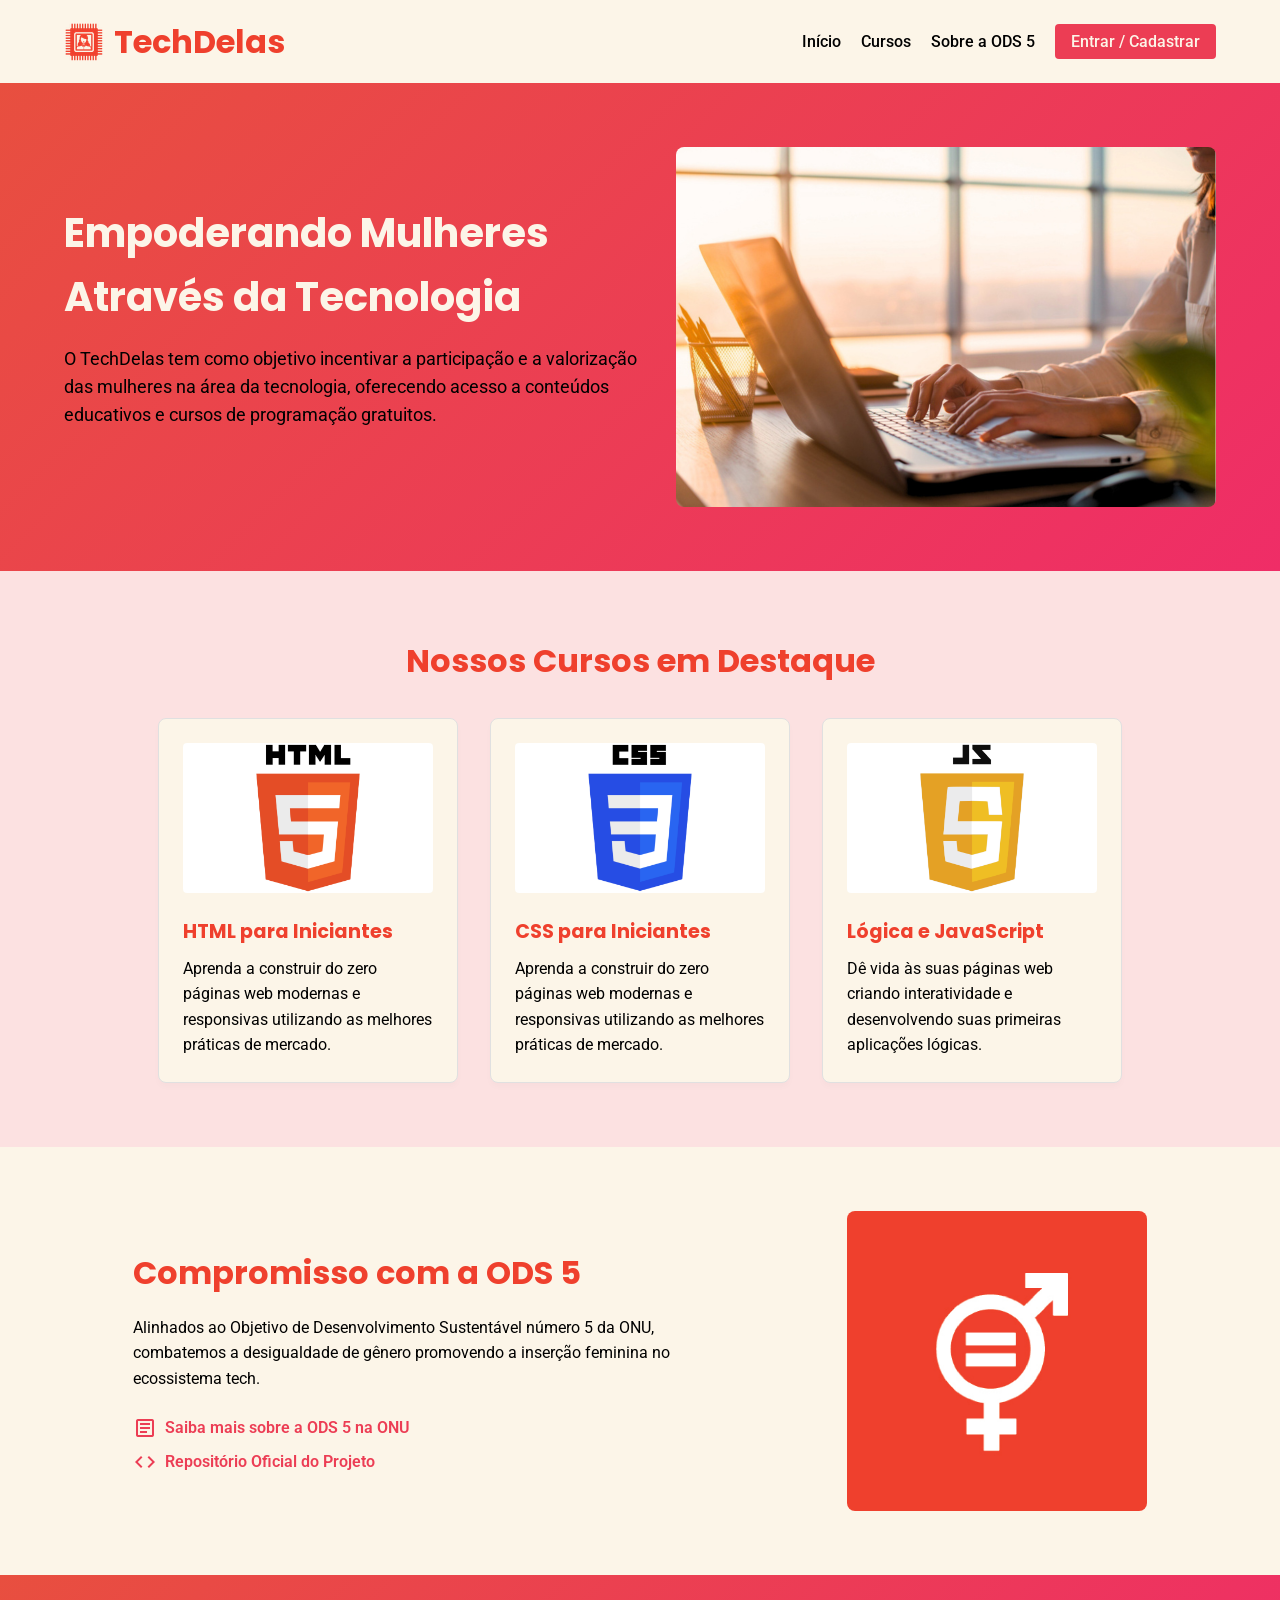
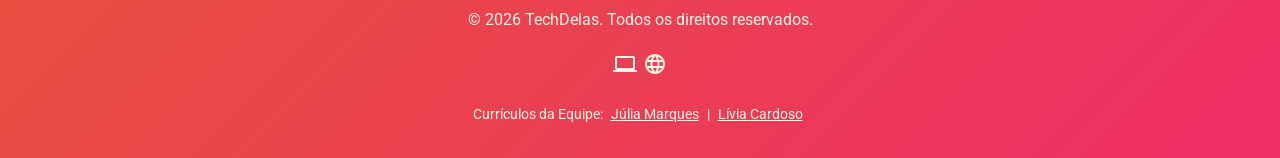
<file: index.html>
<!DOCTYPE html>
<html lang="pt-BR">
<head>
    <meta charset="UTF-8">
    <meta name="viewport" content="width=device-width, initial-scale=1.0">
    <title>TechDelas - Mulheres na Tecnologia</title>
    <!-- Importação de fonte externa (Google Fonts: Poppins e Roboto) -->
    <link rel="preconnect" href="https://fonts.googleapis.com">
    <link rel="preconnect" href="https://fonts.gstatic.com" crossorigin>
    <link href="https://fonts.googleapis.com/css2?family=Poppins:wght@400;600;700&family=Roboto:wght@400;500&display=swap" rel="stylesheet">
    <link rel="stylesheet" href="css/style.css">
    <link href="https://fonts.googleapis.com/icon?family=Material+Icons+Outlined" rel="stylesheet">
</head>
<body>

    <!-- Cabeçalho -->
    <header>
        <div class="logo-container">
            <!-- Imagem 1: Logotipo -->
            <img src="imagens/icon.png" alt="Logotipo TechDelas" class="logo-img">
            <h1>TechDelas</h1>
        </div>
        <!-- Menu de navegação (Link 1, 2, 3) -->
        <nav>
            <ul>
                <li><a href="#inicio">Início</a></li>
                <li><a href="#cursos">Cursos</a></li>
                <li><a href="#sobre">Sobre a ODS 5</a></li>
                <li><a href="login.html" class="btn-login">Entrar / Cadastrar</a></li>
            </ul>
        </nav>
    </header>

    <!-- Conteúdo Principal -->
    <main>
        <!-- Seção de Início / Banner -->
        <section id="inicio" class="hero">
            <div class="hero-content">
                <!-- Caixa de texto 1 -->
                <h2>Empoderando Mulheres Através da Tecnologia</h2>
                <!-- Caixa de texto 2 -->
                <p>O TechDelas tem como objetivo incentivar a participação e a valorização das mulheres na área da tecnologia, oferecendo acesso a conteúdos educativos e cursos de programação gratuitos.</p>
            </div>
            <!-- Imagem 2: Banner Principal -->
            <img src="imagens/banner.png" alt="Mulheres programando juntas" class="banner-img">
        </section>

        <!-- Seção de Cursos -->
        <section id="cursos" class="courses">
            <h2>Nossos Cursos em Destaque</h2>
            <div class="course-grid">
                <article class="course-card">
                    <!-- Imagem 3 -->
                    <img src="imagens/curso-html.png" alt="Curso de HTML" class="course-img">
                    <!-- Caixa de texto 3 -->
                    <h3>HTML para Iniciantes</h3>
                    <p>Aprenda a construir do zero páginas web modernas e responsivas utilizando as melhores práticas de mercado.</p>
                </article>

                 <article class="course-card">
                    <!-- Imagem 3 -->
                    <img src="imagens/curso-css.png" alt="Curso de CSS" class="course-img">
                    <!-- Caixa de texto 3 -->
                    <h3>CSS para Iniciantes</h3>
                    <p>Aprenda a construir do zero páginas web modernas e responsivas utilizando as melhores práticas de mercado.</p>
                </article>

                <article class="course-card">
                    <!-- Imagem 4 -->
                    <img src="imagens/curso-js.png" alt="Curso de JavaScript" class="course-img">
                    <!-- Caixa de texto 4 -->
                    <h3>Lógica e JavaScript</h3>
                    <p>Dê vida às suas páginas web criando interatividade e desenvolvendo suas primeiras aplicações lógicas.</p>
                </article>
            </div>
        </section>

        <!-- Seção Sobre / ODS 5 -->
        <section id="sobre" class="ods-section">
            <div class="ods-info">
                <h2>Compromisso com a ODS 5</h2>
                <p>Alinhados ao Objetivo de Desenvolvimento Sustentável número 5 da ONU, combatemos a desigualdade de gênero promovendo a inserção feminina no ecossistema tech.</p>
                <!-- Links adicionais (Links 2 e 3) -->
               <div class="links-uteis">
                <a href="https://brasil.un.org/pt-br/sdgs/5" target="_blank">
                    <span class="material-icons-outlined">article</span>  &nbsp;&nbsp;Saiba mais sobre a ODS 5 na ONU
                </a>
                <a href="https://github.com/liviacs07/Projeto1-TechDelas" target="_blank">
                    <span class="material-icons-outlined">code</span>  &nbsp;&nbsp;Repositório Oficial do Projeto
                </a>
            </div>
            </div>
            <!-- Imagem 5: Ilustração de apoio -->
            <img src="imagens/ods5-igualdade.jpg" alt="Ícone representativo da ODS 5" class="ods-img">
        </section>
    </main>

    <!-- Rodapé -->
    <footer>
        <div class="footer-content">
            <p>&copy; 2026 TechDelas. Todos os direitos reservados.</p>
            <div class="icones-sociais">
            <!-- Ícones do Google Icons/Symbols -->
            <span class="material-icons-outlined">computer</span>
            <span class="material-icons-outlined">language</span>
        </div>
            <!-- Links para o currículo de cada integrante da equipe (Obrigatório por critério da prof) -->
            <div class="curriculos-integrantes">
                <span>Currículos da Equipe:</span>
                <a href="cvj/cvj.html" target="_blank">Júlia Marques</a> |
                <a href="cvl/cvl.html" target="_blank">Lívia Cardoso</a>
            </div>
        </div>
    </footer>

</body>
</html>
</file>
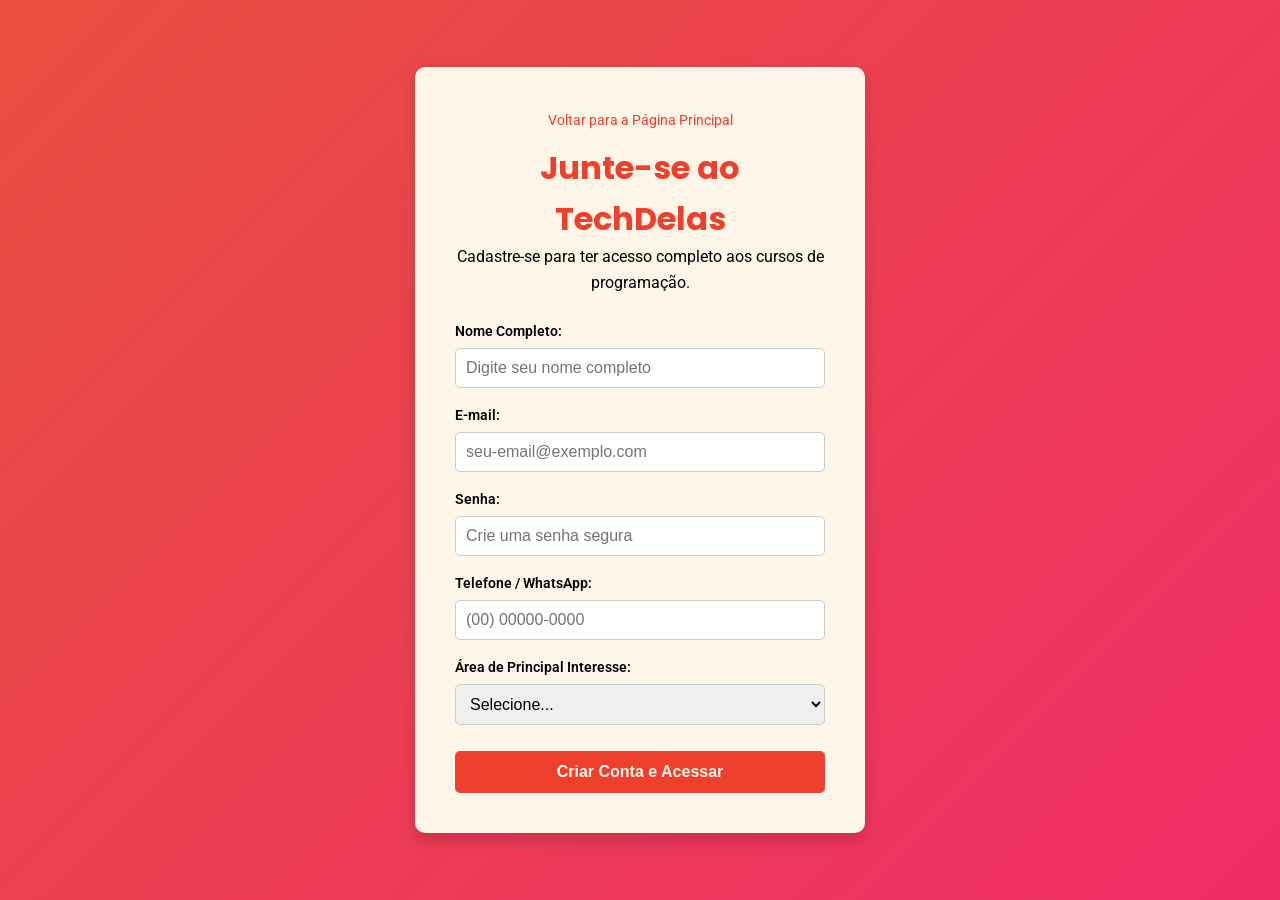
<file: login.html>
<!DOCTYPE html>
<html lang="pt-BR">
<head>
    <meta charset="UTF-8">
    <meta name="viewport" content="width=device-width, initial-scale=1.0">
    <title>TechDelas - Login e Cadastro</title>
    <link href="https://fonts.googleapis.com/css2?family=Poppins:wght@400;600&family=Roboto:wght@400&display=swap" rel="stylesheet">
    <link rel="stylesheet" href="css/style.css">
</head>
<body class="login-body">

    <div class="login-container">
        <div class="login-header">
            <a href="index.html" class="voltar-home">Voltar para a Página Principal</a>
            <h1>Junte-se ao TechDelas</h1>
            <p>Cadastre-se para ter acesso completo aos cursos de programação.</p>
        </div>

        <!-- Formulário contendo mais de 5 campos + e-mail + senha -->
        <form action="index.html" method="GET" class="login-form">
            
            <!-- Campo 1 -->
            <div class="form-group">
                <label for="nome">Nome Completo:</label>
                <input type="text" id="nome" name="nome" placeholder="Digite seu nome completo" required>
            </div>

            <!-- Campo 2: E-mail (Exigência do enunciado) -->
            <div class="form-group">
                <label for="email">E-mail:</label>
                <input type="email" id="email" name="email" placeholder="seu-email@exemplo.com" required>
            </div>

            <!-- Campo 3: Senha (Exigência do enunciado) -->
            <div class="form-group">
                <label for="senha">Senha:</label>
                <input type="password" id="senha" name="senha" placeholder="Crie uma senha segura" required>
            </div>

            <!-- Campo 4 -->
            <div class="form-group">
                <label for="telefone">Telefone / WhatsApp:</label>
                <input type="tel" id="telefone" name="telefone" placeholder="(00) 00000-0000">
            </div>

            <!-- Campo 5 -->
            <div class="form-group">
                <label for="interesse">Área de Principal Interesse:</label>
                <select id="interesse" name="interesse" required>
                    <option value="">Selecione...</option>
                    <option value="html">Front-End (HTML/CSS)</option>
                    <option value="js">Lógica e JavaScript</option>
                    <option value="geral">Carreira em Tecnologia</option>
                </select>
            </div>

            <!-- Botão de envio direcionando para a página principal -->
            <button type="submit" class="btn-enviar">Criar Conta e Acessar</button>
        </form>
    </div>

</body>
</html>
</file>
<file: css/style.css>
/* Configuração Geral e Variáveis de Cores (4 cores ou mais utilizadas) */
:root {
    --cor-principal: #ef402d; 
    --cor-secundaria: #EC3D54; 
    --cor-fundo: #fce1e1;      
    --cor-texto: #000000;     
    --cor-branco: #fcf5e8;
}

* {
    margin: 0;
    padding: 0;
    box-sizing: border-box;
}

body {
    font-family: 'Roboto', sans-serif; /* Fonte padrão do corpo */
    background-color: var(--cor-fundo);
    color: var(--cor-texto);
    line-height: 1.6;
}

h1, h2, h3 {
    font-family: 'Poppins', sans-serif; /* Segunda fonte externa aplicada */
    color: var(--cor-principal);
}

/* Cabeçalho */
header {
    background-color: var(--cor-branco);
    display: flex;
    justify-content: space-between;
    align-items: center;
    padding: 1rem 5%;
    box-shadow: 0 2px 5px rgba(0,0,0,0.05);
}

.logo-container {
    display: flex;
    align-items: center;
    gap: 10px;
}

.logo-img {
    width: 40px;
    height: 40px;
}

nav ul {
    list-style: none;
    display: flex;
    align-items: center;
    gap: 20px;
}

nav a {
    text-decoration: none;
    color: var(--cor-texto);
    font-weight: 500;
    transition: color 0.3s;
}

nav a:hover {
    color: var(--cor-secundaria);
}

.btn-login {
    background-color: var(--cor-secundaria);
    color: var(--cor-branco) !important;
    padding: 8px 16px;
    border-radius: 4px;
}

/* Seção Hero */
.hero {
    display: flex;
    align-items: center;
    justify-content: space-between;
    padding: 4rem 5%;
    background: linear-gradient(135deg, #e84f3f 0%, #EF2D67 100%);
}

.hero-content {
    max-width: 50%;
}

.hero-content h2 {
    font-size: 2.5rem;
    margin-bottom: 1rem;
    color: #fcf5e8;
}

.hero-content p {
    margin-bottom: 1.5rem;
    font-size: 1.1rem;
}

.cta-link {
    display: inline-block;
    background-color: var(--cor-principal);
    color: var(--cor-branco);
    padding: 10px 20px;
    border-radius: 5px;
    text-decoration: none;
    font-weight: 600;
}

.hero-img, .ods-img {
    max-width: 300px;
    width: 100%;
    border-radius: 8px;
}

.banner-img {
    width: 540px;
    height: 360px;
    border-radius: 8px
}


/* Seção de Cursos */
.courses {
    padding: 4rem 5%;
    text-align: center;
}

.courses h2 {
    margin-bottom: 2rem;
    font-size: 2rem;
}

.course-grid {
    display: flex;
    justify-content: center;
    gap: 2rem;
    flex-wrap: wrap;
}

.course-card {
    background: var(--cor-branco);
    border: 1px solid #e0e0e0;
    border-radius: 8px;
    width: 300px;
    padding: 1.5rem;
    text-align: left;
    box-shadow: 0 4px 6px rgba(0,0,0,0.02);
}

.course-img {
    width: 100%;
    height: 150px;
    object-fit: cover;
    border-radius: 4px;
    margin-bottom: 1rem;
}

.course-card h3 {
    font-size: 1.2rem;
    margin-bottom: 0.5rem;
}

/* Seção ODS */
.ods-section {
    display: flex;
    align-items: center;
    justify-content: space-around;
    padding: 4rem 5%;
    background-color: var(--cor-branco);
}

.ods-info {
    max-width: 50%;
}

.ods-info h2 {
    font-size: 2rem;
    margin-bottom: 1rem;
}

.links-uteis {
    margin-top: 1.5rem;
    display: flex;
    flex-direction: column;
    gap: 8px;
}

.links-uteis a {
    display: flex;
    align-items: center;
    color: var(--cor-secundaria);
    text-decoration: none;
    font-weight: 600;
}

/* Rodapé */
footer {
    background: linear-gradient(135deg, #e84f3f 0%, #EF2D67 100%);
    color: var(--cor-branco);
    text-align: center;
    padding: 2rem 5%;
}

.footer-content {
    display: flex;
    flex-direction: column;
    gap: 1rem;
    align-items: center;
}

.icones-sociais {
    font-size: 1.5rem;
}

.curriculos-integrantes {
    font-size: 0.9rem;
    color:#fcf5e8;
}

.curriculos-integrantes a {
    color: #fcf5e8;
    text-decoration: underline;
    margin: 0 5px;
}

/* Estilos da Página de Login */
.login-body {
    display: flex;
    justify-content: center;
    align-items: center;
    min-height: 100vh;
    background: linear-gradient(135deg, #e84f3f 0%, #EF2D67 100%);
}

.login-container {
    background: var(--cor-branco);
    padding: 2.5rem;
    border-radius: 10px;
    width: 100%;
    max-width: 450px;
    box-shadow: 0 8px 16px rgba(0,0,0,0.15);
}

.login-header {
    margin-bottom: 1.5rem;
    text-align: center;
}

.voltar-home {
    display: inline-block;
    font-size: 0.85rem;
    color: var(--cor-principal);
    text-decoration: none;
    margin-bottom: 10px;
}

.form-group {
    margin-bottom: 1rem;
    text-align: left;
}

.form-group label {
    display: block;
    font-size: 0.9rem;
    font-weight: 600;
    margin-bottom: 5px;
}

.form-group input, .form-group select {
    width: 100%;
    padding: 10px;
    border: 1px solid #ccc;
    border-radius: 5px;
    font-size: 1rem;
}

.btn-enviar {
    width: 100%;
    padding: 12px;
    background-color: var(--cor-principal);
    color: var(--cor-branco);
    border: none;
    border-radius: 5px;
    font-size: 1rem;
    font-weight: 600;
    cursor: pointer;
    transition: background 0.3s;
    margin-top: 10px;
}

.btn-enviar:hover {
    background-color: var(--cor-secundaria);
}
</file>
